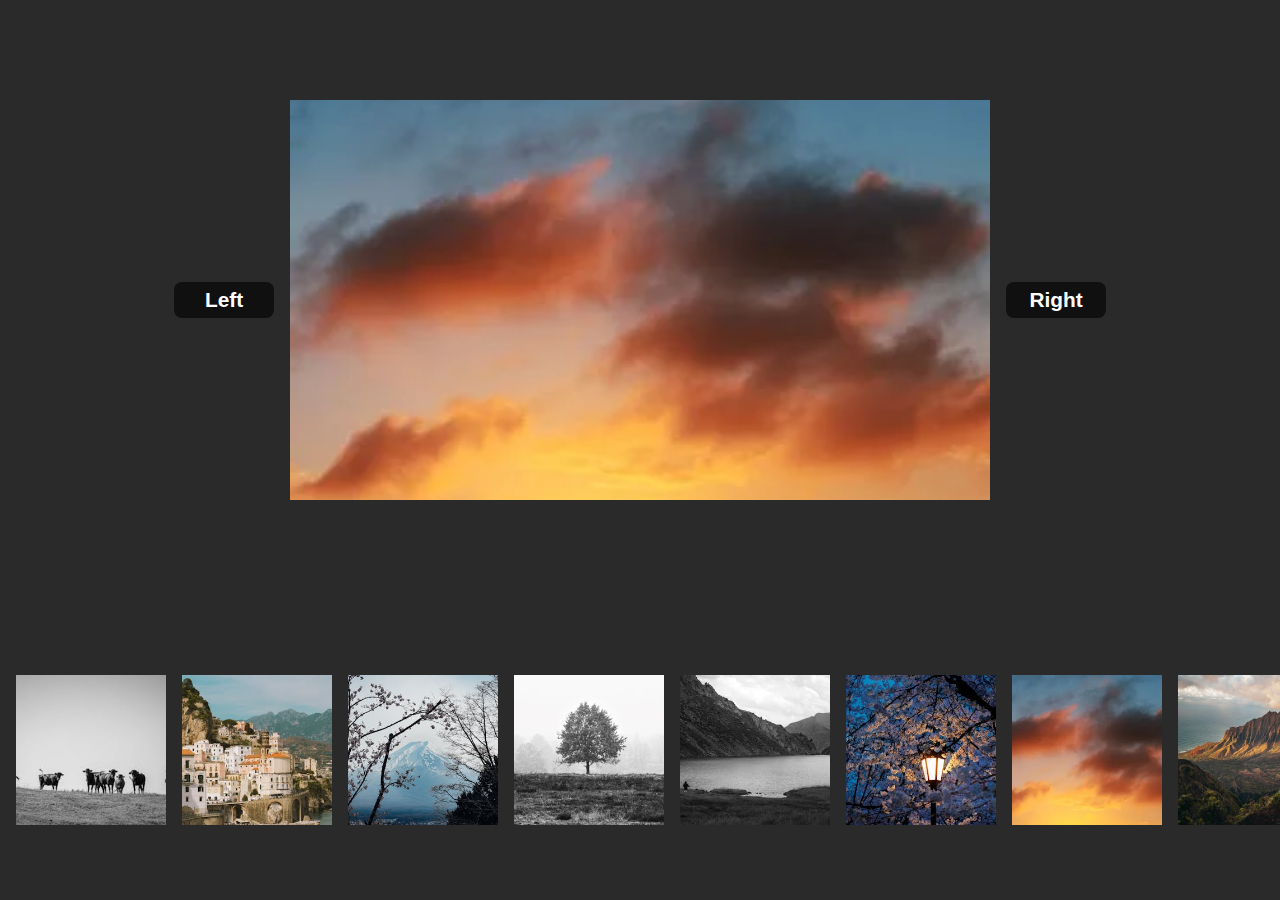
<file: Image Carousel/index.html>
<!DOCTYPE html>
<html lang="en">

<head>
    <meta charset="UTF-8">
    <meta name="viewport" content="width=device-width, initial-scale=1.0">
    <title>Image Carousel</title>
    <link rel="stylesheet" href="./style.css">
</head>

<body>
    <main>
        <div class="image_container_div">
            <button id="leftBtn">Left</button>
            <div class="showing_image">
                <img src="./STATIC/img1.jpg" alt="showing_pic">
            </div>
            <button id="rightBtn">Right</button>
        </div>
        <!-- Carousel Div -->
        <div class="carousel_div">
            <div class="showing_image">
                <img src="./STATIC/img2.jpg" alt="showing_pic">
            </div>
            <div class="showing_image">
                <img src="./STATIC/img3.jpg" alt="showing_pic">
            </div>
            <div class="showing_image">
                <img src="./STATIC/img4.jpg" alt="showing_pic">
            </div>
            <div class="showing_image">
                <img src="./STATIC/img6.jpg" alt="showing_pic">
            </div>
            <div class="showing_image">
                <img src="./STATIC/img7.jpg" alt="showing_pic">
            </div>
            <div class="showing_image">
                <img src="./STATIC/img8.jpg" alt="showing_pic">
            </div>
            <div class="showing_image">
                <img src="./STATIC/img9.webp" alt="showing_pic">
            </div>
            <div class="showing_image">
                <img src="./STATIC/img10.jpg" alt="showing_pic">
            </div>
            <div class="showing_image">
                <img src="./STATIC/img11.avif" alt="showing_pic">
            </div>
        </div>
        <div class="dotContainer"></div>
    </main>
    <script src="./script.js"></script>
</body>

</html>
</file>
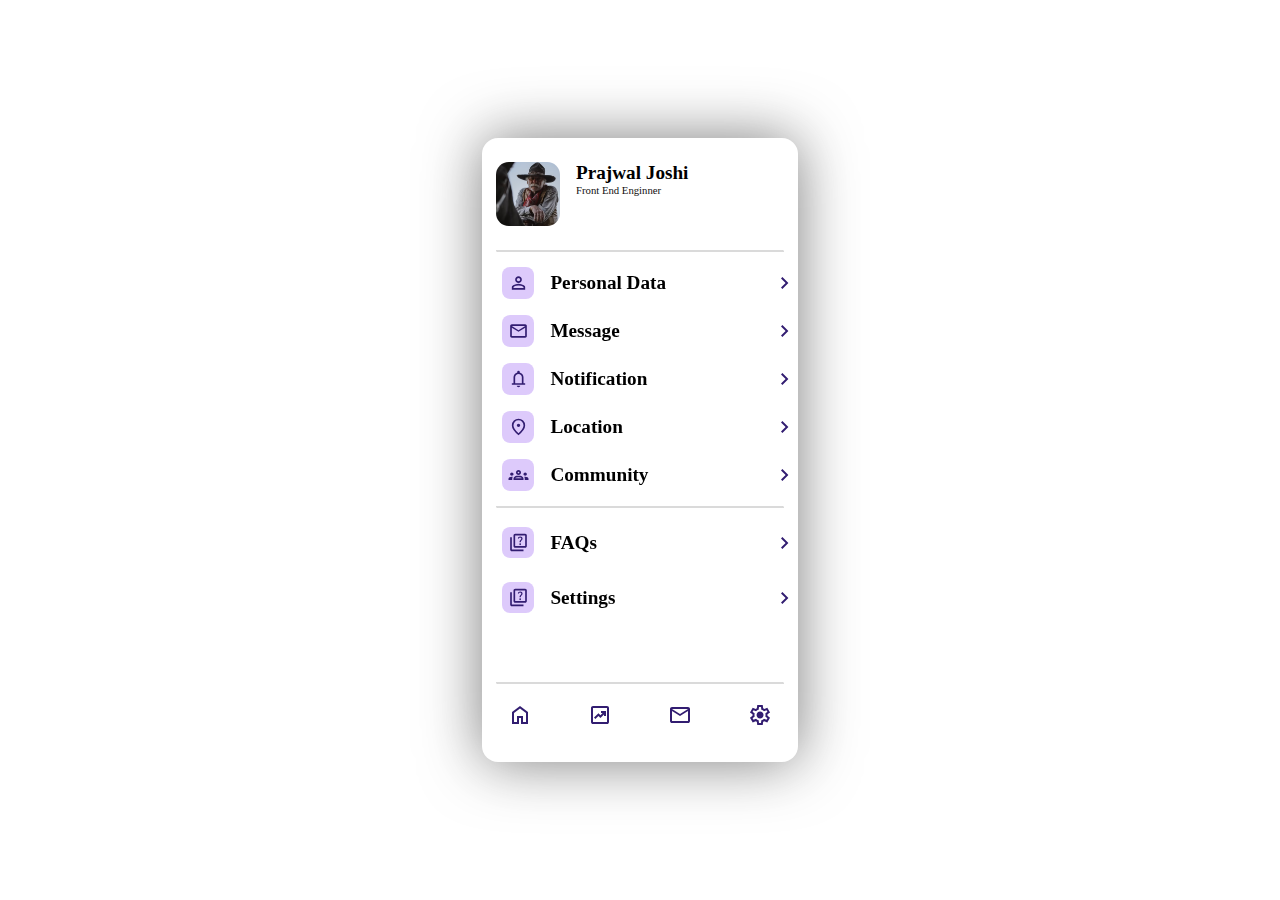
<file: Mobile Navigation/index.html>
<!DOCTYPE html>
<html lang="en">

<head>
    <meta charset="UTF-8">
    <meta name="viewport" content="width=device-width, initial-scale=1.0">
    <title>Document</title>
    <link rel="stylesheet" href="./style.css">
</head>

<body>
    <main>
        <div class="phone">
            <!-- profile div -->
            <div class="profile_div">
                <div>
                    <img src="./STATIC/image.png" alt="">
                </div>
                <div class="name_pos_div">
                    <p>Prajwal Joshi</p>
                    <h6>Front End Enginner</h6>
                </div>
            </div>
            <!-- profile div -->
            <hr>
            <!-- med div -->
            <div class="profile_section_midbar">
                <!-- Personal Data -->
                <div>
                    <div class="personal_Data">
                        <img src="./STATIC/person_svg2.svg" alt="personal_Data">
                    </div>
                    <p>Personal Data</p>
                    <img id="cheveron" src="./STATIC/cheveron_right.svg" alt="cheveron_right">
                </div>
                <!-- Personal Data -->
                <!-- Message -->
                <div>
                    <div class="message_div">
                        <img src="./STATIC/message_svg.svg" alt="">
                    </div>
                    <p>Message</p>
                    <img id="cheveron" src="./STATIC/cheveron_right.svg" alt="cheveron_right">
                </div>
                <!-- Message -->
                <!-- Notification -->
                <div>
                    <div class="notification_div">
                        <img src="./STATIC/notification_svg.svg" alt="">
                    </div>
                    <p>Notification</p>
                    <img id="cheveron" src="./STATIC/cheveron_right.svg" alt="cheveron_right">
                </div>
                <!-- Notification -->
                <!-- Location -->
                <div>
                    <div class="lcoation_div">
                        <img src="./STATIC/location_svg.svg" alt="notification">
                    </div>
                    <p>Location</p>
                    <img id="cheveron" src="./STATIC/cheveron_right.svg" alt="cheveron_right">
                </div>
                <!-- Location -->
                <!-- Community -->
                <div>
                    <div class="community_div">
                        <img src="./STATIC/community_svg.svg" alt="community">
                    </div>
                    <p>Community</p>
                    <img id="cheveron" src="./STATIC/cheveron_right.svg" alt="cheveron_right">
                </div>
                <!-- Community -->
            </div>
            <!-- med div -->
            <hr>
            <!-- settings div -->
            <div class="profile_section_setting">
                <!-- FAQ -->
                <div>
                    <div class="faq_div">
                        <img src="./STATIC/faq_svg.svg" alt="faq">
                    </div>
                    <p>FAQs</p>
                    <img id="cheveron" src="./STATIC/cheveron_right.svg" alt="cheveron_right">
                </div>
                <!-- FAQ -->
                 <!-- SETTINg -->
                <div>
                    <div class="faq_div">
                        <img src="./STATIC/faq_svg.svg" alt="faq">
                    </div>
                    <p>Settings</p>
                    <img id="cheveron" src="./STATIC/cheveron_right.svg" alt="cheveron_right">
                </div>
                <!-- SETING -->
            </div>
            <!-- settings div -->
            <hr>
            <!-- bottom nav div -->
            <div class="profile_section_bottom">
                <div>
                    <img src="./STATIC/home_svg.svg" alt="home">
                </div>
                <div>
                    <img src="./STATIC/chart_svg.svg" alt="chart">
                </div>
                <div>
                    <img src="./STATIC/message_svg.svg" alt="message">
                </div>
                <div>
                    <img src="./STATIC/setting_svg.svg" alt="person">
                </div>
            </div>
            <!-- bottom nav div -->
        </div>
    </main>
</body>

</html>
</file>
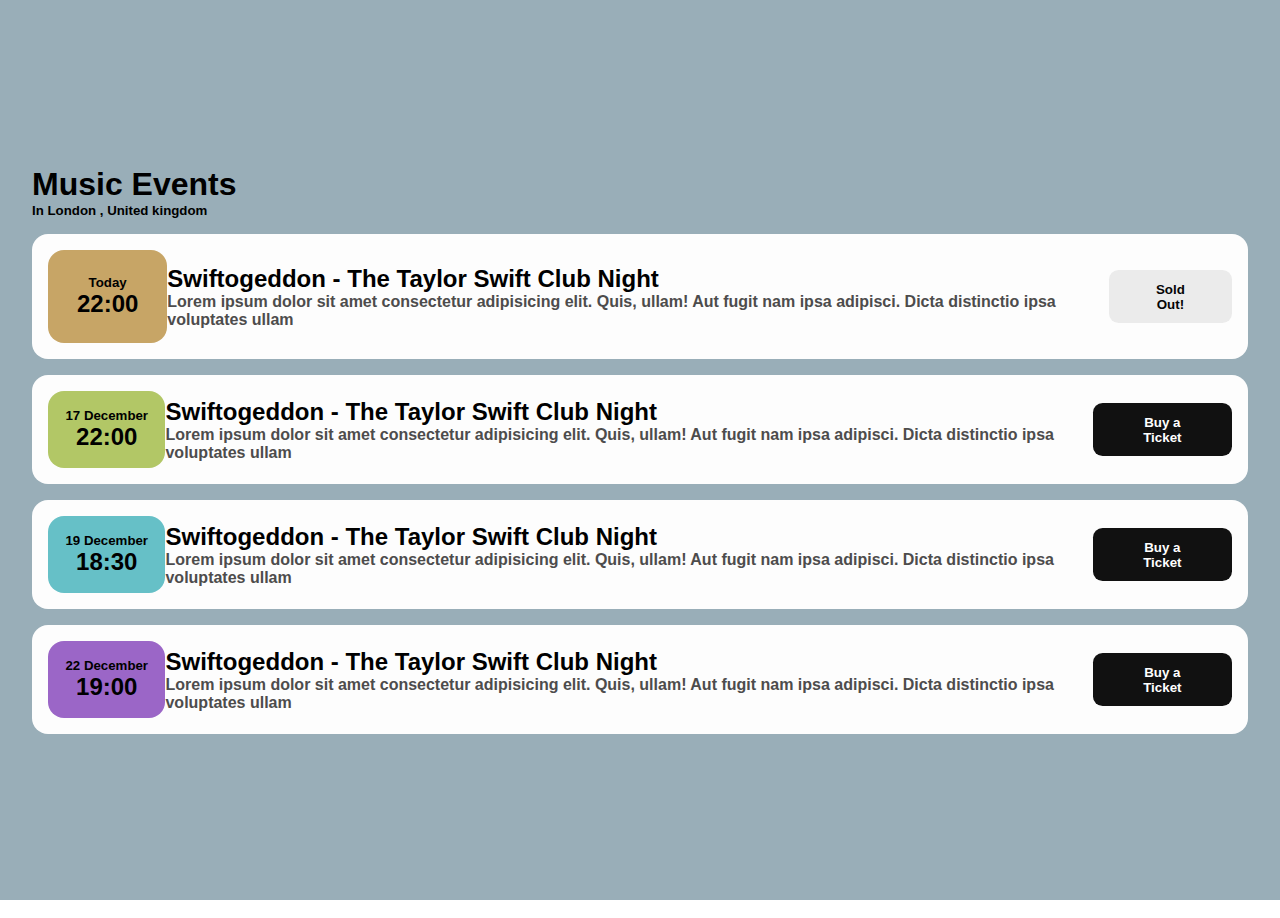
<file: Music Events/index.html>
<!DOCTYPE html>
<html lang="en">

<head>
    <meta charset="UTF-8">
    <meta name="viewport" content="width=device-width, initial-scale=1.0">
    <title>Document</title>
    <link rel="stylesheet" href="./style.css">
</head>

<body>
    <div class="main">
        <div class="eventTag">
            <h1>Music Events</h1>
            <h5>In London , United kingdom</h5>
        </div>
        <div id="container">
           
        </div>
    </div>
    <script src="./script.js"></script>t
</body>

</html>
</file>
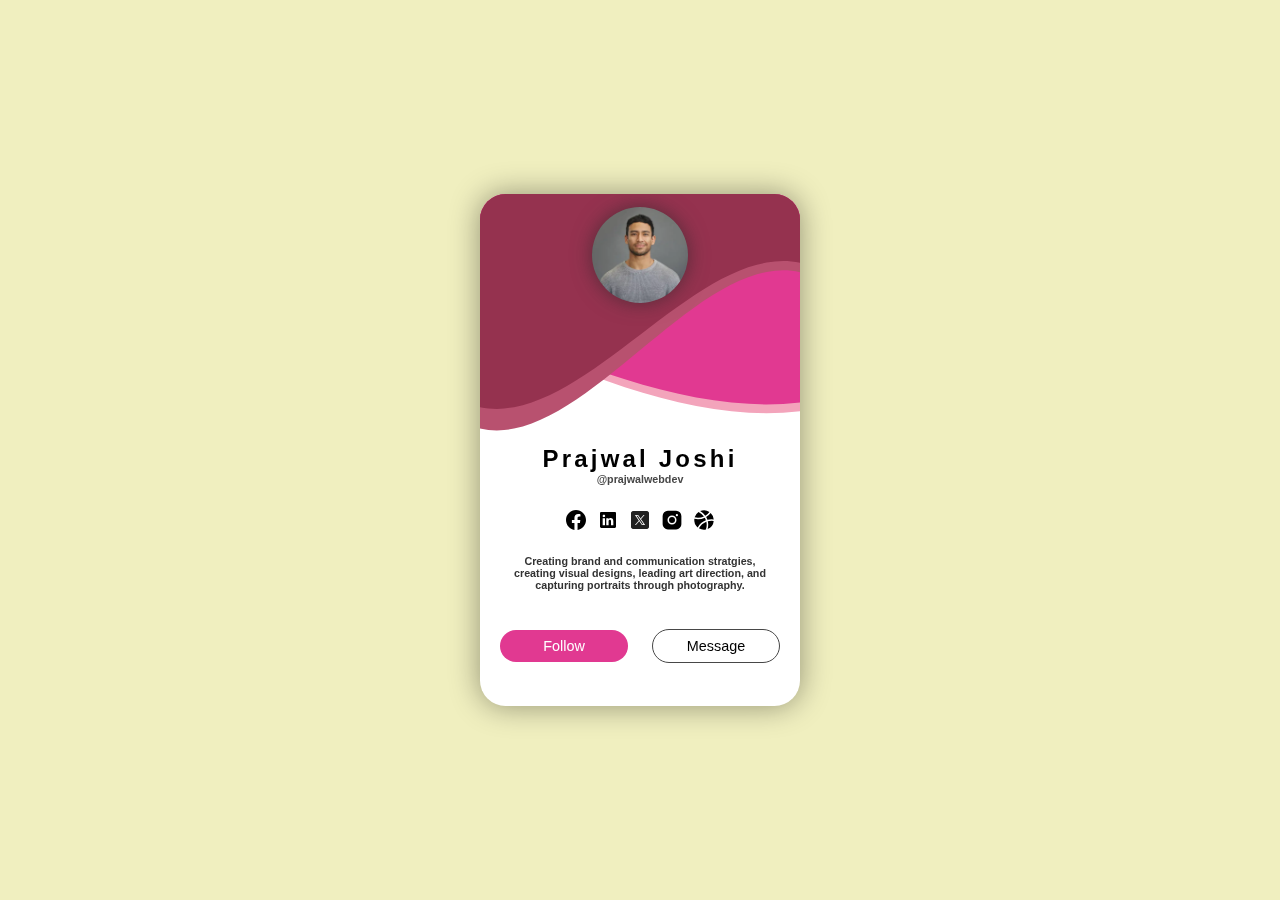
<file: Profile Card/index.html>
<!DOCTYPE html>
<html lang="en">

<head>
    <meta charset="UTF-8">
    <meta name="viewport" content="width=device-width, initial-scale=1.0">
    <title>Profile Card</title>
    <link rel="stylesheet" href="./style.css">
</head>

<body>
    <main>
        <div class="wraper">
            <div class="profile_div">
                <img src="./STATIC/image.png" alt="profile">
            </div>
            <svg id="firstSvg" viewBox="0 0 500 150" preserveAspectRatio="none">
                <path d="M0,100 C150,200 350,0 500,100 L500,00 L0,0 Z" fill="#maroon" />
            </svg>
            <svg id="secondSvg" viewBox="0 0 500 150" preserveAspectRatio="none">
                <path d="M0,100 C150,200 350,0 500,100 L500,00 L0,0 Z" fill="#maroon" />
            </svg>
            <svg id="extraSvg" viewBox="0 0 500 150" preserveAspectRatio="none">
                <path d="M0,100 C150,200 350,0 500,100 L500,00 L0,0 Z" fill="#maroon" />
            </svg>
            <svg id="thirdSvg" viewBox="0 0 500 150" preserveAspectRatio="none">
                <path d="M0,100 C150,200 350,0 500,100 L500,00 L0,0 Z" fill="#maroon" />
            </svg>

            <div class="profile_info">
                <div>
                    <h2>Prajwal Joshi</h2>
                    <h6>@prajwalwebdev</h6>
                </div>
                <div class="logo_div">
                    <div>
                        <img src="./STATIC/facebook-svgrepo-com.svg" alt="face_book_logo">
                    </div>
                    <div>
                        <img src="./STATIC/linkedin-svgrepo-com.svg" alt="linkedin_logo">
                    </div>
                    <div>
                        <img src="./STATIC/icons8-twitter.svg" alt="x_logo">
                    </div>
                    <div>
                        <img src="./STATIC/instagram-logo-fill-svgrepo-com.svg" alt="instagram_logo">
                    </div>
                    <div>
                        <img src="./STATIC/dribbble-logo-fill.svg" alt="instagram_logo">
                    </div>
                </div>
                <h6>Creating brand and communication stratgies, creating visual designs, leading art direction, and
                    capturing portraits through photography.</h6>
                <div class="for_buttons">
                    <button>Follow</button>
                    <button>Message</button>
                </div>
            </div>
        </div>
    </main>
</body>

</html>
</file>
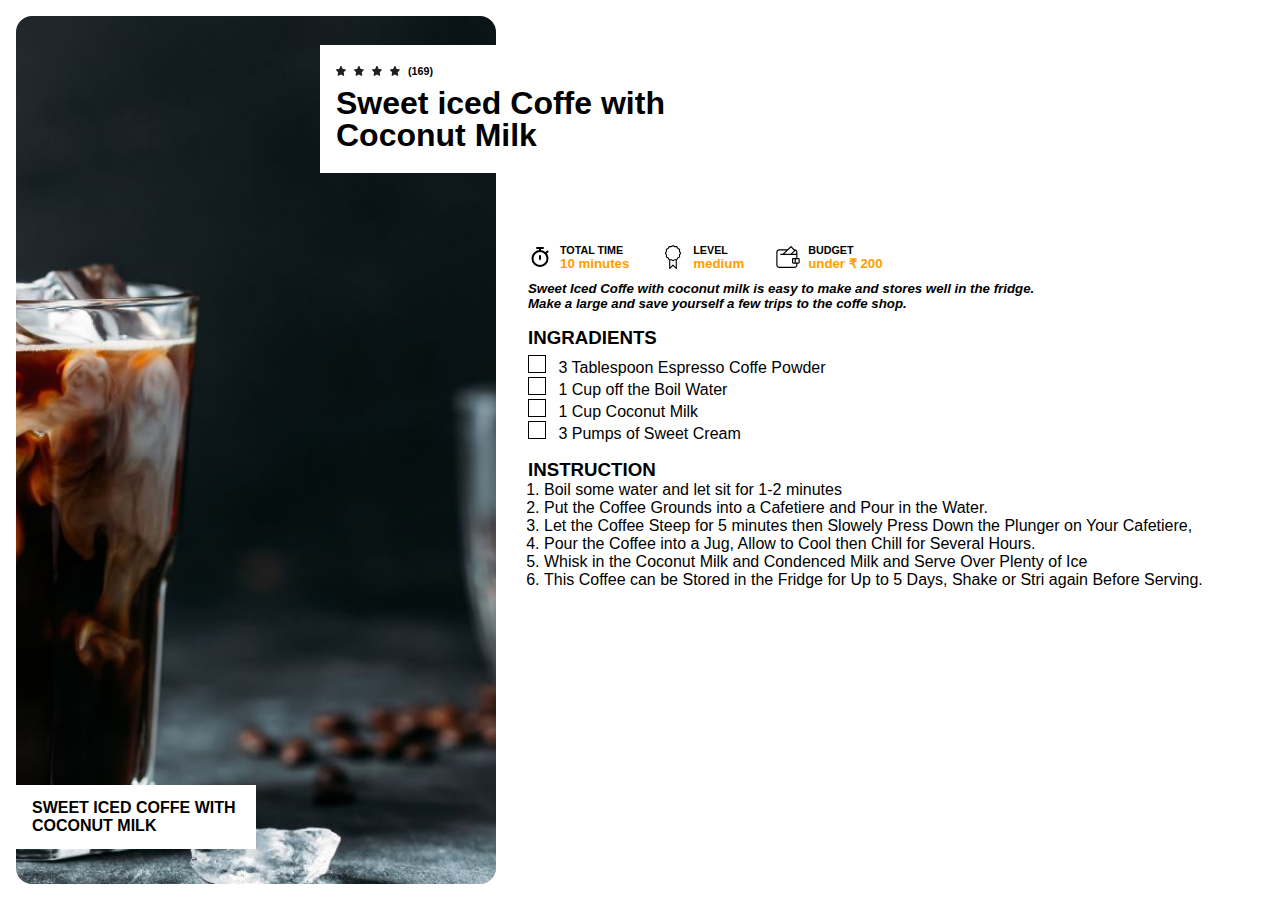
<file: Recipe/index.html>
<!DOCTYPE html>
<html lang="en">

<head>
    <meta charset="UTF-8">
    <meta name="viewport" content="width=device-width, initial-scale=1.0">
    <title>Recipe</title>
    <link rel="stylesheet" href="./style.css">
</head>

<body>
    <main>
        <div class="product_detail">
            <div>
                <img src="./STATIC/star.svg" alt="star">
                <img src="./STATIC/star.svg" alt="star">
                <img src="./STATIC/star.svg" alt="star">
                <img src="./STATIC/star.svg" alt="star">
                <h6>(169)</h6>
            </div>
            <h1>Sweet iced Coffe with Coconut Milk</h1>
        </div>
        <div class="left_div">
            <div class="image_div">
                <img src="./STATIC/image.png" alt="iced_Coffe">
                <div class="bottom_card">
                    <p>SWEET ICED COFFE WITH COCONUT MILK</p>
                </div>
            </div>
        </div>
        <div class="right_div">
            <div class="container_div">
                <div class="svg_div">
                    <div class="for_time">
                        <img src="./STATIC/time.svg" alt="time_svg">
                        <div>
                            <h6>TOTAL TIME</h6>
                            <h5>10 minutes</h5>
                        </div>
                    </div>
                    <div class="for_level">
                        <img src="./STATIC/badge.svg" alt="badge_svg">
                        <div>
                            <h6>LEVEL</h6>
                            <h5>medium</h5>
                        </div>
                    </div>
                    <div class="for_budget">
                        <img src="./STATIC/budget.svg" alt="budget_svg">
                        <div>
                            <h6>BUDGET</h6>
                            <h5>under ₹ 200</h5>
                        </div>
                    </div>
                </div>

                <div class="container_two">
                    <h5>Sweet Iced Coffe with coconut milk is easy to make and stores well in the fridge.</h5>
                    <h5>Make a large and save yourself a few trips to the coffe shop.</h5>
                </div>
                <!-- INGRADIENTS -->
                <div class="ingredients_div">
                    <h3>INGRADIENTS</h3>
                    <div>
                        <input type="checkbox" name="ingradients" id="first_ing">
                        <label for="first_ing">3 Tablespoon Espresso Coffe Powder</label>
                    </div>
                    <div>
                        <input type="checkbox" name="ingradients" id="second_ing">
                        <label for="second_ing">1 Cup off the Boil Water</label>
                    </div>
                    <div>
                        <input type="checkbox" name="ingradients" id="third_ing">
                        <label for="third_ing">1 Cup Coconut Milk</label>
                    </div>
                    <div>
                        <input type="checkbox" name="ingradients" id="fourth_ing">
                        <label for="fourth_ing">3 Pumps of Sweet Cream</label>
                    </div>
                </div>

                   <!-- INSTRUCTION -->
                   <div class="instruction_div">
                    <h3>INSTRUCTION</h3>
                    <div>
                        <ol>
                            <li>Boil some water and let sit for 1-2 minutes</li>
                            <li>Put the Coffee Grounds into a Cafetiere and Pour in the Water.</li>
                            <li>Let the Coffee Steep for 5 minutes then Slowely Press Down the Plunger on Your Cafetiere,</li>
                            <li>Pour the Coffee into a Jug, Allow to Cool then Chill for Several Hours.</li>
                            <li>Whisk in the Coconut Milk and Condenced Milk and Serve Over Plenty of Ice</li>
                            <li>This Coffee can be Stored in the Fridge for Up to 5 Days, Shake or Stri again Before Serving.</li>
                        </ol>
                    </div>
                </div>
            </div>
        </div>
    </main>
</body>

</html>
</file>
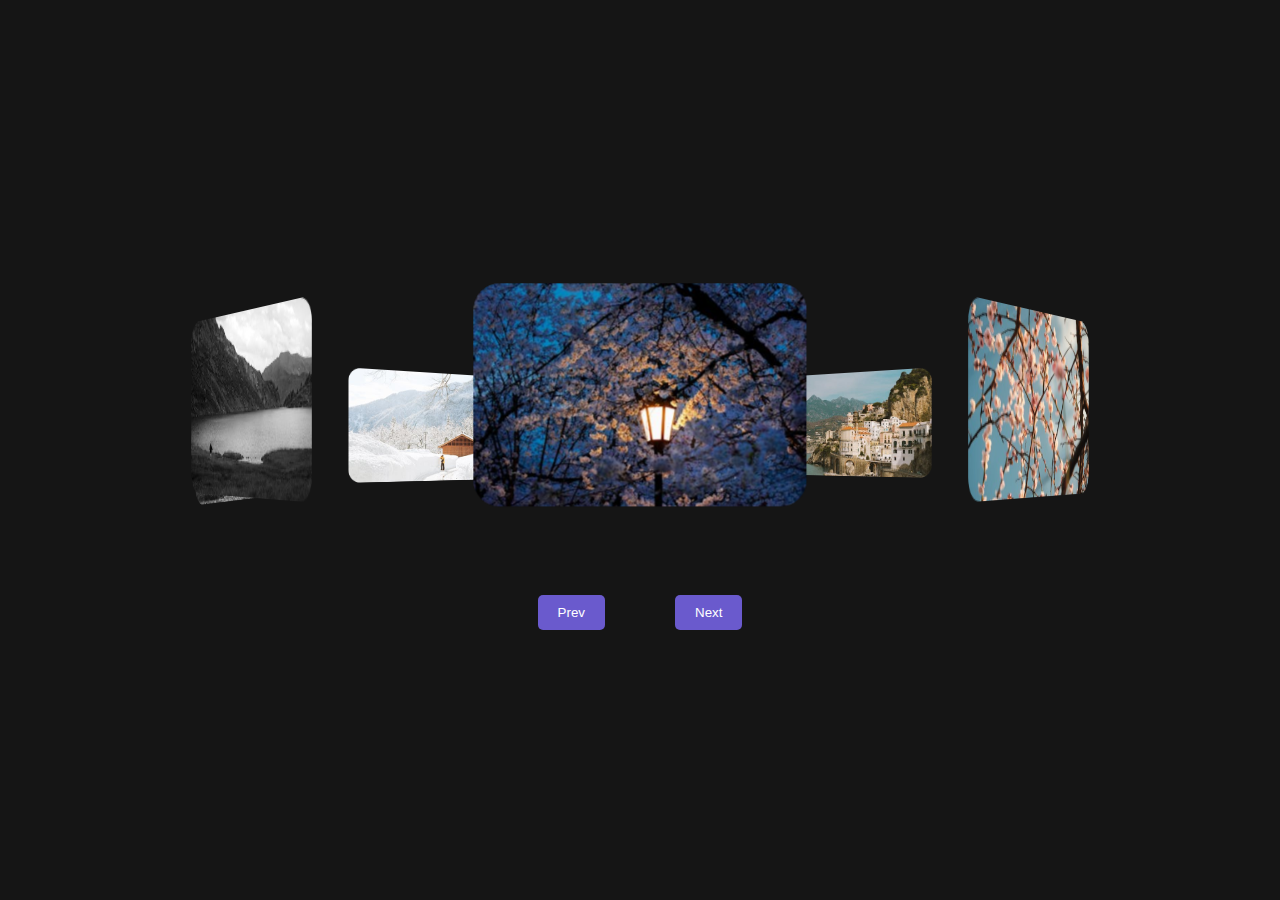
<file: Rotating Image Gallery/index.html>
<!DOCTYPE html>
<html lang="en">
<head>
    <meta charset="UTF-8">
    <meta name="viewport" content="width=device-width, initial-scale=1.0">
    <title>Rotating Gallery</title>
    <link rel="stylesheet" href="./style.css">
</head>
<body>
    <div class="main-container">
        <span style="--i: 1">
            <img src="./STATIC/img1.jpg" alt="img_one" srcset="">
        </span>
        <span style="--i: 2">
            <img src="./STATIC/img2.jpg" alt="img_one" srcset="">
        </span>
        <span style="--i: 3">
            <img src="./STATIC/img3.jpg" alt="img_one" srcset="">
        </span>
        <span style="--i: 4">
            <img src="./STATIC/img4.jpg" alt="img_one" srcset="">
        </span>
        <span style="--i: 5">
            <img src="./STATIC/img5.jpg" alt="img_one" srcset="">
        </span>
        <span style="--i: 6">
            <img src="./STATIC/img6.jpg" alt="img_one" srcset="">
        </span>
        <span style="--i: 7">
            <img src="./STATIC/img7.jpg" alt="img_one" srcset="">
        </span>
        <span style="--i: 8">
            <img src="./STATIC/img8.jpg" alt="img_one" srcset="">
        </span>
    </div>
    <div class="button_container">
        <button id="prevBtn">Prev</button>
        <button id="nextBtn">Next</button>
    </div>
    <script src="./script.js"></script>
</body>
</html>
</file>
<file: Image Carousel/style.css>
* {
  margin: 0;
  padding: 0;
  box-sizing: border-box;
  font-family: Poppins, sans-serif;
}
html,
body {
  width: 100%;
  height: 100%;
}

main {
  display: grid;
  grid-template-rows: 1fr 0.5fr;
  background: #2a2a2a;
  width: 100%;
  height: 100%;
  align-items: center;
}

.image_container_div {
  display: flex;
  align-items: center;
  justify-content: center;
  gap: 1rem;
  /* background: green; */
  width: 100%;
  height: 100%;
  .showing_image {
    width: 700px;
    height: 400px;
    transition: 0.3s ease;
    & img {
      width: 100%;
      height: 100%;
      object-fit: cover;
      object-position: center;
      transition: 0.3s ease;
    }
  }

  /* Button Style */
  #leftBtn,
  #rightBtn {
    width: 100px;
    padding: 0.4rem 0.8rem;
    border: none;
    outline: none;
    cursor: pointer;
    background: #101010;
    color: white;
    font-size: 1.3rem;
    font-weight: 600;
    border-radius: 0.5rem;
  }
  #leftBtn:hover,
  #rightBtn:hover {
    background: #303030;
  }
}

.carousel_div {
  width: 100%;
  height: 100%;
  display: flex;
  align-items: center;
  overflow-x: auto;
  flex-wrap: nowrap;
  gap: 1rem;
  padding: 1rem;
  scroll-behavior: smooth;
  transition: 0.3s ease;
  .showing_image {
    flex: 0 0 auto;
    width: 150px;
    height: 150px;
    transition: 0.3s ease;
    & img {
      width: 100%;
      height: 100%;
      object-fit: cover;
      object-position: center;
      transition: 0.3s ease;
    }
  }
  &::-webkit-scrollbar {
    display: none;
  }
}


.dot{
    width:20px;
    height:20px;
    background:white;
    border-radius:50%;
}
</file>
<file: Mobile Navigation/style.css>
* {
  margin: 0;
  padding: 0;
  font-family: Poppins, "sans-serif";
}
html,
body {
  width: 100%;
  height: 100%;
  /* background:#333; */
}
hr {
  border: solid #3838382f;
  border-width: 0.2px;
  border-radius: 0 1px 0 1px;
}
main {
  width: 100vw;
  height: 100vh;
  display: flex;
  align-items: center;
  justify-content: center;
}

.phone {
  width: 18rem;
  height: 39rem;
  background: #ffffff;
  border-radius: 1rem;
  overflow: hidden;
  padding: 0 0.9rem;
  filter: drop-shadow(0px 0px 30px #2727279a);
}

.profile_div {
  width: 100%;
  height: 7rem;
  /* background:green; */
  display: flex;
  align-items: center;
  justify-content: flex-start;
  gap: 1rem;
  & div {
    width: 4rem;
    height: 4rem;
    overflow: hidden;

    & img {
      width: 100%;
      height: 100%;
      object-fit: cover;
      border-radius: 0.8rem;
    }
  }
  .name_pos_div {
    width: 9rem;
    text-wrap: nowrap;
    /* background-color: red; */
    p {
      color: #000;
      font-weight: 800;
      font-size: 1.2rem;
    }
    h6 {
      color: #0f0f0f;
      font-weight: 500;
    }
  }
}
.profile_section_midbar {
  width: 100%;
  height: 15rem;
  /* background:#e2c103; */
  display: grid;
  align-items: center;
  grid-template-columns: auto;
  grid-template-rows: repeat(5, auto);
  padding: 7px 0;
  div {
    width: 100%;
    display: flex;
    align-items: center;
    justify-content: flex-start;
    gap: 1rem;
    padding: 0.2rem 0.4rem;
    position: relative;
    cursor: pointer;

    div {
      width: 2rem;
      height: 1.6rem;
      background: #b891f77a;
      border-radius: 0.5rem;
      padding: 0.2rem 0;
      object-fit: cover;
      display: flex;
      align-items: center;
      justify-content: center;
      img {
        width: 80%;
        height: 80%;
      }
    }
    p {
      color: #000;
      font-weight: 800;
      font-size: 1.2rem;
    }
    #cheveron {
      position: absolute;
      right: 0;
    }
    div:hover {
        background: #7731e77a;
      }
      div:hover img {
        transform:scale(1.1);
        transition:0.2s ease;
      }
  }
}
.profile_section_setting {
  width: 100%;
  height: 10rem;
  /* background: #e203bd; */

  display: grid;
  align-items: center;
  grid-template-columns: auto;
  grid-template-rows: repeat(5, auto);
  padding: 7px 0;
  div {
    width: 100%;
    /* background:red; */
    display: flex;
    align-items: center;
    justify-content: flex-start;
    gap: 1rem;
    padding: 0.2rem 0.4rem;
    position: relative;
    cursor: pointer;

    div {
      width: 2rem;
      height: 1.6rem;
      background: #b891f77a;
      border-radius: 0.5rem;
      padding: 0.2rem 0;
      object-fit: cover;
      display: flex;
      align-items: center;
      justify-content: center;
      img {
        width: 80%;
        height: 80%;
      }
    }
    p {
      color: #000;
      font-weight: 800;
      font-size: 1.2rem;
    }
    #cheveron {
      position: absolute;
      right: 0;
    }
    div:hover {
      background: #7731e77a;
    }
    div:hover img {
      transform:scale(1.1);
      transition:0.2s ease;
    }
  }
}
.profile_section_bottom {
  width: 100%;
  height: 3rem;
  /* background: #0364e2; */
  display: flex;
  align-items: center;
  justify-content: space-between;
  padding: 7px 0 0 0;

  & div {
    width: 3rem;
    height: 3rem;
    display: grid;
    place-content: center;
    border-radius: 50%;
    cursor: pointer;

    & img {
      width: 100%;
      height: 100%;
      opacity: 2;
    }
  }

  & div:hover {
    background: #b891f77a;
    transition: 0.2s ease;
  }
  div:hover img {
    transform:scale(1.1);
    transition:0.2s ease;
  }
}
</file>
<file: Music Events/style.css>
* {
  margin: 0;
  padding: 0;
  box-sizing: border-box;
  font-family: Poppins, sans-serif;
}

html,
body {
  width: 100vw;
  height: 100vh;
  overflow: hidden;
}

.main {
  width: 100%;
  height: 100vh;
  background: #99aeb8;
  padding: 0 2rem;
  display: flex;
  align-items: flex-start;
  justify-content: center;
  flex-direction: column;
  gap: 1rem;
  .eventTag {
    text-align: left;
  }
}

.detail_div{
    width:80%;

    & h4{
        color:#4d4c4c;
    }
}

#container {
  width: 100%;
  height: 500px;
  /* background: red; */
  display: grid;
  grid-template-columns: auto;
  grid-template-rows: calc(100% / 4);
  row-gap: 1rem;

  .card {
    width: 100%;
    background: #fdfdfd;
    border-radius: 1rem;
    padding: 1rem;
    display: flex;
    align-items: center;
    justify-content: space-between;

    .div_day_time {
      width: 120px;
      height: 100%;
      border-radius: 1rem;
      display: flex;
      align-items: center;
      justify-content: center;
      flex-direction: column;
    }
  }

  .status_button_div button{
    width: auto;
    padding: 0.7rem 2rem;    
    background:#111111;
    border:none;
    outline: none;
    border-radius: 0.6rem;
    color:white;
    font-weight: 600;
    cursor: pointer;
  }
  button:hover{
    filter: brightness(2);
  }
  .status_button_div .no_ticket{
    background:#ebebeb;
    color:#050505;
    cursor: not-allowed;
  }
}
</file>
<file: Profile Card/style.css>
* {
  margin: 0;
  padding: 0;
  box-sizing: border-box;
  font-family: Poppins, sans-serif;
}

html,
body {
  width: 100%;
  height: 100%;
  background: rgb(240 239 191);
}

main {
  width: 100vw;
  height: 100vh;
  display: flex;
  align-items: center;
  justify-content: center;
  position: relative;
}

.wraper {
  width: 20rem;
  height: 32rem;
  overflow: hidden;
  background: #ffffff;
  position: relative;
  border-radius: 1.6rem;
  filter: drop-shadow(0px 0px 15px #00000065);
  display: flex;
  align-items: center;
  justify-content: center;
}

#thirdSvg {
  width: 30rem;
  height: 24rem;
  position: absolute;
  top: 15%;
  fill: rgb(149 50 79);
  left: 50%;
  transform: translate(-50%, -50%);
}

#secondSvg {
  width: 30rem;
  height: 26rem;
  position: absolute;
  top: 17%;
  left: 50%;
  fill: rgb(184 81 111);
  transform: translate(-50%, -50%);
}

#extraSvg {
  width: 60rem;
  height: 27rem;
  position: absolute;
  top: 12.5%;
  left: 0%;
  fill: rgb(243, 164, 187);
  transform: translate(-50%, -50%) scaleX(-1);
  z-index: -1;
}

#firstSvg {
  width: 60rem;
  height: 26rem;
  position: absolute;
  top: 12%;
  fill: rgb(225 57 145);
  left: 0%;
  transform: translate(-50%, -50%) scaleX(-1);
}

.profile_div {
  width: 6rem;
  height: 6rem;
  overflow: hidden;
  border-radius: 50%;
  position: absolute;
  z-index: 1000;
  top: 12%;
  left: 50%;
  transform: translate(-50%, -50%);
  filter: drop-shadow(0px 0px 10px #27272798);

  & img {
    width: 100%;
    height: 100%;
    object-fit: cover;
  }
}

.profile_info {
  margin-top: 13rem;
  width: 100%;
  text-align: center;
  padding: 2rem 0.5rem;
  display: flex;
  align-items: center;
  justify-content: center;
  flex-direction: column;
  gap:1.2rem;
  & div h2{
    letter-spacing: 0.2rem;
  }
  & div h6{
    color:#474747;
  }
  h6{
    width:16rem;
    color:#333;
  }
}

.logo_div {
  width: 100%;
  height: 100%;
  display: flex;
  align-items: center;
  justify-content: center;

  & div {
    width: 2rem;
    height: 2rem;
    border-radius: 50%;
    display: flex;
    align-items: center;
    justify-content: center;

    & img {
      width: 1.5rem;
      height: 1.5rem;
      object-fit: cover;
      border-radius: 50%;
    }
  }
}

.for_buttons{
    width: 100%;
    margin-top: 1.2rem;
    display: flex;
    align-items: center;
    justify-content: space-around;
    button{
        padding:0.5rem 1rem;
        width:8rem;
        border:none;
        outline:none;
        cursor:pointer;
        border-radius: 1.1rem;
        font-size:0.9rem;
    }
    & button:nth-child(odd){
        background-color: rgb(225 57 145);
        color:white;
        border-color: 1px solid black;
    }
    & button:nth-child(odd):hover{
        background-color: rgb(202, 33, 120);
        border: 1px solid rgb(202, 33, 120);
    }
    & button:nth-child(even){
        background-color: white;
        border: 1px solid #474747;
    }
}
/* rgb(149 50 79);  page 1 */
/* rgb(184 81 111);  page 2 */
/* rgb(225 57 145);  page 3 */
</file>
<file: Recipe/style.css>
* {
  margin: 0;
  padding: 0;
  box-sizing: border-box;
  font-family: Poppins, sans-serif;
}
html,
body {
  width: 100%;
  height: 100%;
}

main {
  width: 100vw;
  height: 100vh;
  display: grid;
  grid-template-columns: 40% 60%;
  grid-template-rows: 100%;
  position: relative;
}
.product_detail {
  width: 30rem;
  height: 8rem;
  background: white;
  position: absolute;
  z-index: 10;
  left: 25%;
  top: 5%;
  padding: 0.6rem 1rem;
  font-weight: 900;
  line-height: 2rem;

  & div {
    display: flex;
    align-items: center;
    justify-content: flex-start;
    gap: 0.5rem;
  }

  & img {
    width: 10px;
    height: 10px;
  }
}
.left_div {
  /* background-color: green; */
  display: flex;
  align-items: center;
  justify-content: center;
  padding: 1rem;

  & .image_div {
    width: 100%;
    height: 100%;
    position: relative;
    border-radius: 1rem;
    overflow: hidden;

    & img {
      width: 100%;
      height: 100%;
      object-fit: cover;
    }

    & .bottom_card {
      width: 15rem;
      height: 4rem;
      background: #ffffff;
      position: absolute;
      bottom: 4%;
      left: 0;
      display: flex;
      align-items: center;
      justify-content: center;
      color: #000000;
      font-weight: 900;
      padding: 0 0 0 1rem;
    }
  }
}
.right_div {
  /* background-color: yellow; */
  display: flex;
  align-items: flex-end;
  justify-content: center;
  padding: 1rem;

  & .container_div {
    width: 100%;
    height: 75%;
    /* background-color: #ff6f00; */

    & .svg_div {
      width: 100%;
      height: 3rem;
      /* background: red; */
      display: flex;
      align-items: center;
      justify-content: flex-start;
      gap: 2rem;
      /* margin-top: 2rem; */
      div {
        /* background: yellow; */
        display: flex;
        align-items: center;
        & div {
          /* background: blue; */
          display: flex;
          align-items: flex-start;
          flex-direction: column;
          justify-content: flex-start;
          font-weight: 800;
          h5 {
            color: rgb(255, 157, 0);
          }
        }
      }

      & div img {
        width: 1.5rem;
        height: 1.5rem;
        margin-right: 0.5rem;
      }
    }

    /* details */
    & .container_two h5 {
      font-style: italic;
    }

    /* ingredients_div */
    & .ingredients_div {
      width: 100%;
      height: auto;
      /* background:blue; */
      display: flex;
      flex-direction: column;
      align-items: flex-start;
      justify-content: center;
      margin: 1rem 0;
      h3 {
        margin-bottom: 0.4rem;
      }

      div {
        & label {cursor: pointer;}
        & input {
          appearance: none;
          margin-right: 0.5rem;
          width: 1rem;
          height: 1rem;
          border: 1px solid black;
          cursor: pointer;
          padding: 0.5rem 0.5rem;
        }
        & input:checked {
          background-color: #ff6f00;
          border-color: #c05300;
          position: relative;
        }
        & input:checked::after {
          content: "✔";
          color: #ffffff;
          font-size: 0.8rem;
          position: absolute;
          top: -1px;
          left: 2px;
        }
      }
    }
  }

  .instruction_div{
    div{
        padding: 0 0 0 1rem;
    }
  }

}
</file>
<file: Rotating Image Gallery/style.css>
*{
    margin:0;
    padding:0;
    box-sizing: border-box;
}

body{
    width:100%;
    height:100vh;
    display:flex;
    align-items: center;
    flex-direction: column;
    justify-content: center;
    text-align: center;
    overflow: hidden;
    background: #151515;
}

.main-container{
    position: relative;
    width:200px;
    height:200px;
    transform-style: preserve-3d;
    transform: perspective(1000px) rotateY(0deg);
    transition:0.5s ease;
}
.main-container span{
    position: absolute;
    top:0;
    left:0;
    width:100%;
    transform:rotateY(calc(var(--i) * 45deg)) translateZ(400px);
}

.main-container span img{
    position: absolute;
    left:0;
    top:0;
    width: 100%;
    border-radius: 1rem;
    object-fit: cover;
    object-position: center;
}

.button_container{
    width:80%;
    position:relative;
}
button{
    position: absolute;
    bottom: -80px;
    background-color: slateblue;
    border:none;
    border-radius: 5px;
    cursor:pointer;
    color:white;
    padding:10px 20px;
}
button:hover{
    filter:brightness(1.5);
}

#prevBtn{
    left:40%;
}
#nextBtn{
    right:40%;
}
</file>
